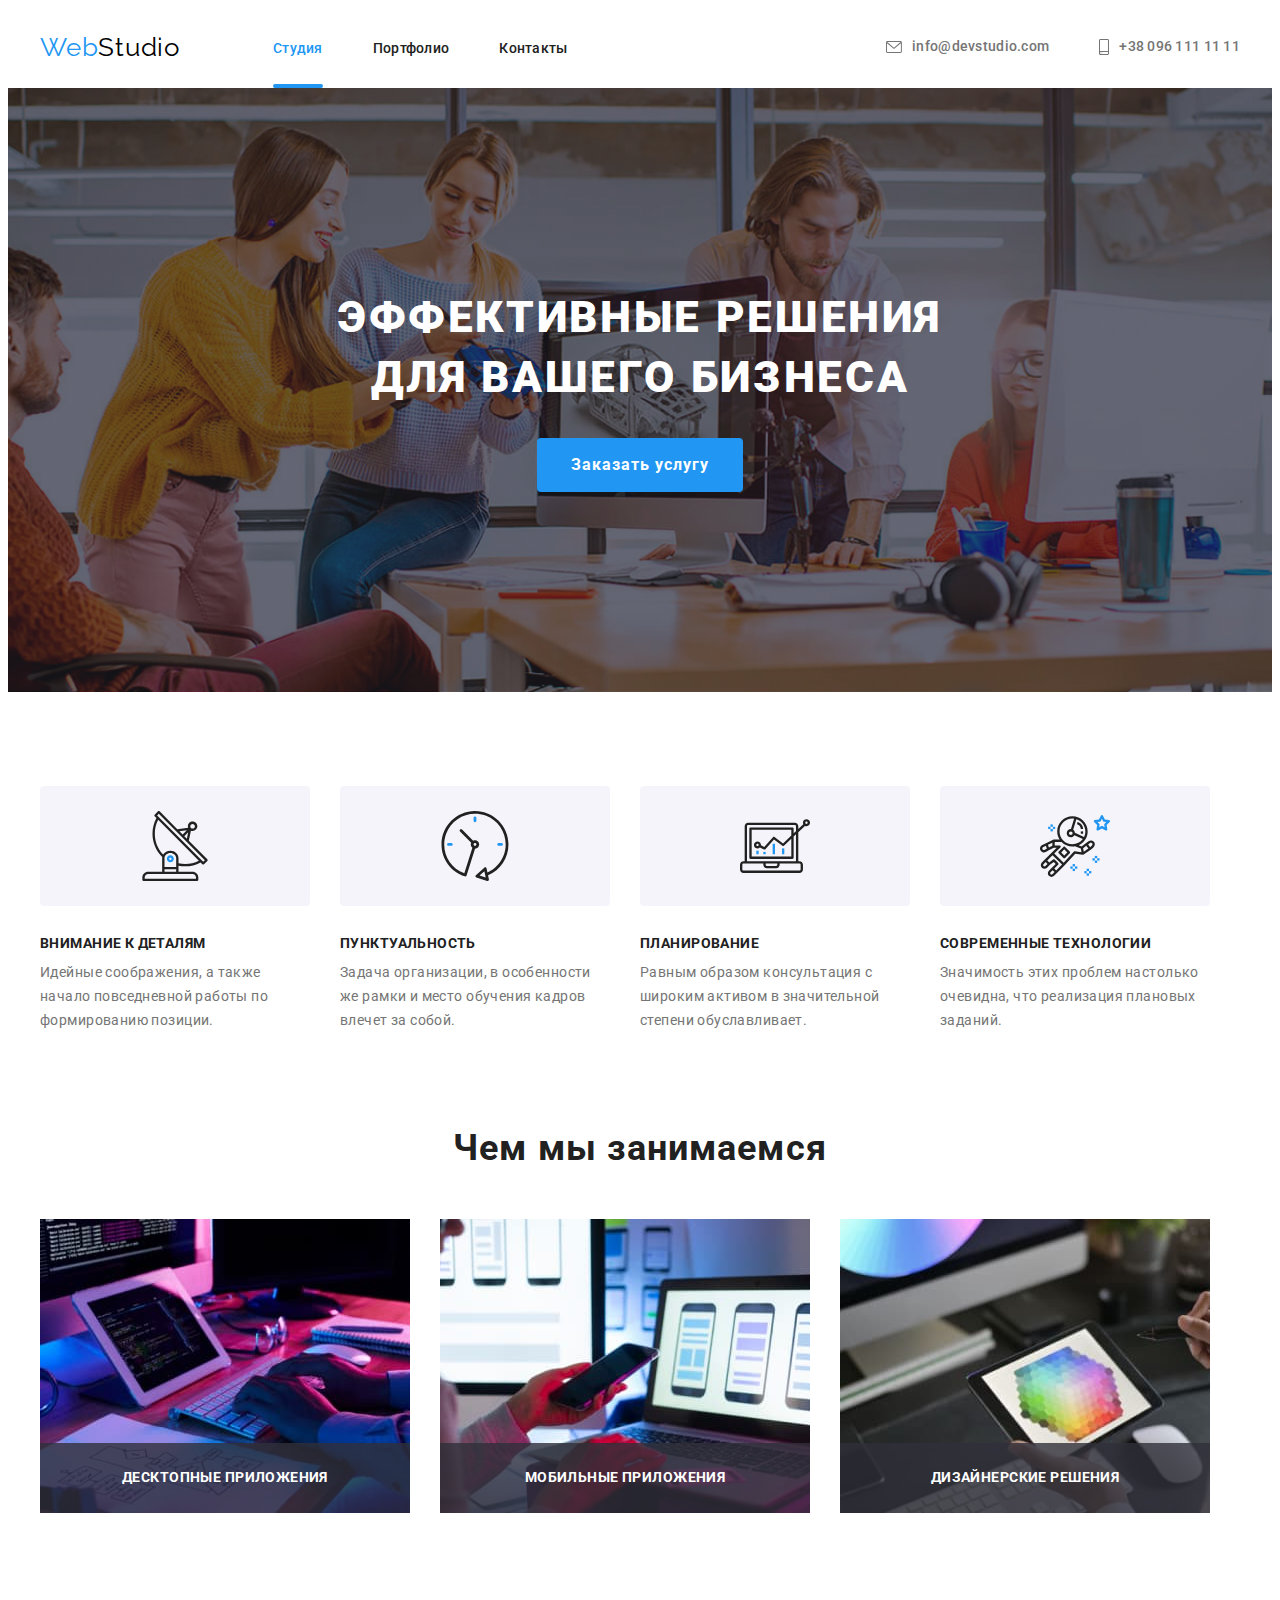
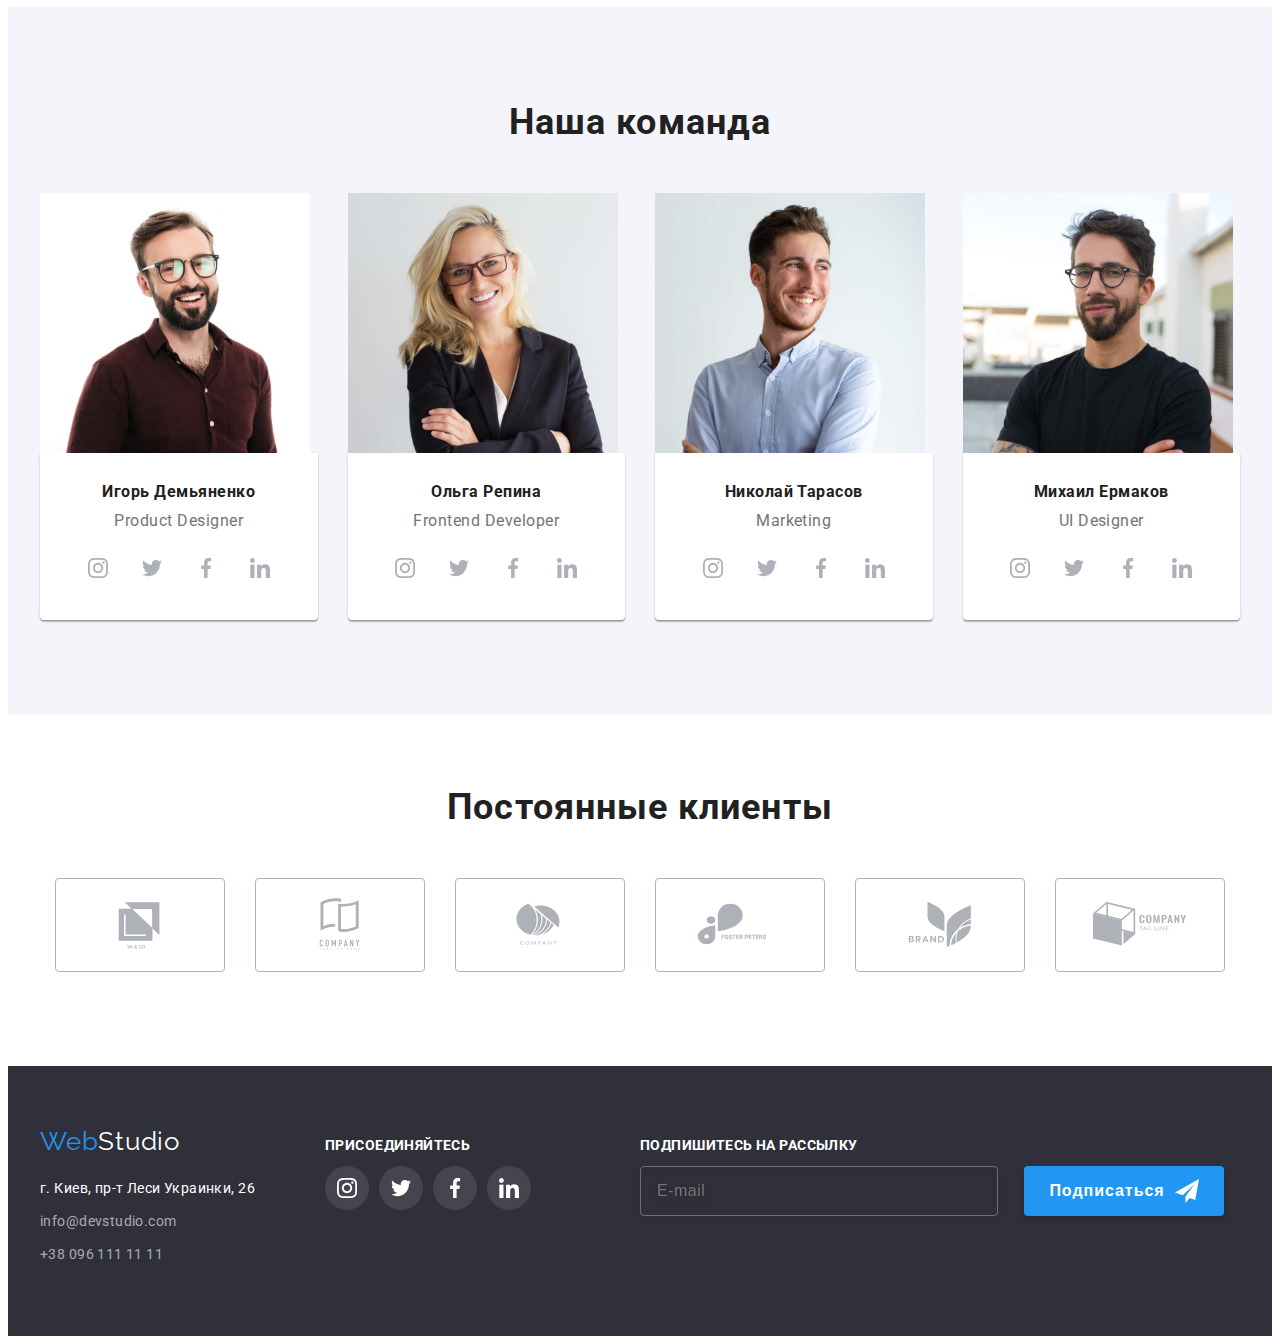
<file: index.html>
<!DOCTYPE html>
<html lang="ru">
  <head>
    <meta charset="UTF-8" />
    <meta name="viewport" content="width=device-width, initial-scale=1.0" />
    <meta http-equiv="X-UA-Compatible" content="ie=edge" />
    <title>Document</title>
    <link rel="preconnect" href="https://fonts.googleapis.com" />
    <link rel="preconnect" href="https://fonts.gstatic.com" crossorigin />
    <link
      href="https://fonts.googleapis.com/css2?family=Raleway:wght@700&family=Roboto:wght@400;500;700;900&display=swap"
      rel="stylesheet"
    />
    <link
      rel="stylesheet"
      href="https://cdnjs.cloudflare.com/ajax/libs/modern-normalize/1.1.0/modern-normalize.min.css"
      integrity="sha512-wpPYUAdjBVSE4KJnH1VR1HeZfpl1ub8YT/NKx4PuQ5NmX2tKuGu6U/JRp5y+Y8XG2tV+wKQpNHVUX03MfMFn9Q=="
      crossorigin="anonymous"
      referrerpolicy="no-referrer"
    />

    <link rel="stylesheet" href="./css/main.css" />
  </head>

  <body>
    <!--Шапка сайта-->
    <header class="header">
      <div class="container header__container">
        <nav class="navigation">
          <a href="./index.html" class="logo">
            Web<span class="logo-blk">Studio</span>
          </a>
          <ul class="header-list list">
            <li class="header-list__item">
              <a href="./index.html" class="header-list__link current"
                >Студия</a
              >
            </li>
            <li class="header-list__item">
              <a href="./portfolio.html" class="header-list__link">Портфолио</a>
            </li>
            <li class="header-list__item">
              <a href="" class="header-list__link">Контакты</a>
            </li>
          </ul>
        </nav>
        <div class="header-connect">
          <ul class="header-list list">
            <li>
              <a href="mailto:info@devstudio.com" class="header-list__mail"
                ><svg class="header-list__icon" width="16" height="12">
                  <use href="./image/icons/contact.svg#icon-envelope"></use>
                </svg>
                info@devstudio.com</a
              >
            </li>
            <li>
              <a href="tel:+380961111111" class="header-list__tel"
                ><svg class="header-list__icon" width="10" height="16">
                  <use
                    href="./image/icons/contact.svg#icon-smartphone"
                  ></use></svg
                >+38 096 111 11 11</a
              >
            </li>
          </ul>
        </div>
      </div>
    </header>
    <main>
      <!--Герой-->
      <div>
        <section class="hero">
          <div class="container">
            <div class="hero-wrp">
              <h1 class="hero-wrp__title">
                Эффективные решения для вашего бизнеса
              </h1>
            </div>
            <button type="button" class="container__button" data-modal-open>
              Заказать услугу
            </button>
          </div>
        </section>
      </div>

      <!--Особенности-->

      <section class="features">
        <div class="container">
          <h2 class="visually-hidden">Особенности</h2>
          <ul class="features-list list">
            <li class="features-list__item">
              <div class="features-wrp">
                <svg class="features-wrp__icon" width="70" height="70">
                  <use href="./image/icons/FEATURES.svg#icon-antenna-1"></use>
                </svg>
              </div>
              <h3 class="features-list__subtitle">Внимание к деталям</h3>
              <p class="features-list__text">
                Идейные соображения, а также начало повседневной работы по
                формированию позиции.
              </p>
            </li>
            <li class="features-list__item">
              <div class="features-wrp">
                <svg class="features-wrp__icon" width="70" height="70">
                  <use href="./image/icons/FEATURES.svg#icon-clock-1"></use>
                </svg>
              </div>
              <h3 class="features-list__subtitle">Пунктуальность</h3>
              <p class="features-list__text">
                Задача организации, в особенности же рамки и место обучения
                кадров влечет за собой.
              </p>
            </li>
            <li class="features-list__item">
              <div class="features-wrp">
                <svg class="features-wrp__icon" width="70" height="70">
                  <use href="./image/icons/FEATURES.svg#icon-diagram-1"></use>
                </svg>
              </div>
              <h3 class="features-list__subtitle">Планирование</h3>
              <p class="features-list__text">
                Равным образом консультация с широким активом в значительной
                степени обуславливает.
              </p>
            </li>
            <li class="features-list__item">
              <div class="features-wrp">
                <svg class="features-wrp__icon" width="70" height="70">
                  <use href="./image/icons/FEATURES.svg#icon-astronaut-1"></use>
                </svg>
              </div>
              <h3 class="features-list__subtitle">Современные технологии</h3>
              <p class="features-list__text">
                Значимость этих проблем настолько очевидна, что реализация
                плановых заданий.
              </p>
            </li>
          </ul>
        </div>
      </section>

      <!--Чем мы занимаемся-->
      <section class="line">
        <div class="container">
          <h2 class="line-title">Чем мы занимаемся</h2>
          <ul class="line-list list">
            <li class="line-list__item">
              <img src="./image/box1.jpg" alt="работа с текстом" width="370" />
              <p class="line-list__text">Десктопные приложения</p>
            </li>
            <li class="line-list__item">
              <img src="./image/box2.jpg" alt="выбор дизайна" width="370" />
              <p class="line-list__text">Мобильные приложения</p>
            </li>
            <li class="line-list__item">
              <img src="./image/box3.jpg" alt="подбор цвета" width="370" />
              <p class="line-list__text">Дизайнерские решения</p>
            </li>
          </ul>
        </div>
      </section>
      <section class="about">
        <!--Команда ВебСтудио-->

        <div class="container">
          <h2 class="about-title">Наша команда</h2>
          <ul class="about-list list">
            <li class="about-list__item">
              <img
                src="./image/img-1.jpg"
                alt="фотография члена команды"
                width="270"
              />
              <div class="about-list__content about-frame">
                <h3 class="about-list__subtitle">Игорь Демьяненко</h3>
                <p class="about-list__text">Product Designer</p>
                <ul class="socials list">
                  <li class="socials__item">
                    <a href="" class="socials__link">
                      <svg class="socials__icon" width="20" height="20">
                        <use
                          href="./image/icons/socials.svg#icon-instagram-2"
                        ></use>
                      </svg>
                    </a>
                  </li>
                  <li class="socials__item">
                    <a href="" class="socials__link"
                      ><svg class="socials__icon" width="20" height="20">
                        <use
                          href="./image/icons/socials.svg#icon-twitter-1"
                        ></use></svg
                    ></a>
                  </li>
                  <li class="socials__item">
                    <a href="" class="socials__link">
                      <svg class="socials__icon" width="20" height="20">
                        <use
                          href="./image/icons/socials.svg#icon-facebook-1"
                        ></use>
                      </svg>
                    </a>
                  </li>
                  <li class="socials__item">
                    <a href="" class="socials__link">
                      <svg class="socials__icon" width="20" height="20">
                        <use
                          href="./image/icons/socials.svg#icon-linkedin-1"
                        ></use>
                      </svg>
                    </a>
                  </li>
                </ul>
              </div>
            </li>

            <li class="about-list__item">
              <img
                src="./image/img-2.jpg"
                alt="фотография члена команды"
                width="270"
              />
              <div class="about-list__content about-frame">
                <h3 class="about-list__subtitle">Ольга Репина</h3>
                <p class="about-list__text">Frontend Developer</p>
                <ul class="socials list">
                  <li class="socials__item">
                    <a href="" class="socials__link">
                      <svg class="socials__icon" width="20" height="20">
                        <use
                          href="./image/icons/socials.svg#icon-instagram-2"
                        ></use>
                      </svg>
                    </a>
                  </li>
                  <li class="socials__item">
                    <a href="" class="socials__link"
                      ><svg class="socials__icon" width="20" height="20">
                        <use
                          href="./image/icons/socials.svg#icon-twitter-1"
                        ></use></svg
                    ></a>
                  </li>
                  <li class="socials__item">
                    <a href="" class="socials__link">
                      <svg class="socials__icon" width="20" height="20">
                        <use
                          href="./image/icons/socials.svg#icon-facebook-1"
                        ></use>
                      </svg>
                    </a>
                  </li>
                  <li class="socials__item">
                    <a href="" class="socials__link">
                      <svg class="socials__icon" width="20" height="20">
                        <use
                          href="./image/icons/socials.svg#icon-linkedin-1"
                        ></use>
                      </svg>
                    </a>
                  </li>
                </ul>
              </div>
            </li>
            <li class="about-list__item">
              <img
                src="./image/img-3.jpg"
                alt="фотография члена команды"
                width="270"
              />
              <div class="about-list__content about-frame">
                <h3 class="about-list__subtitle">Николай Тарасов</h3>
                <p class="about-list__text">Marketing</p>
                <ul class="socials list">
                  <li class="socials__item">
                    <a href="" class="socials__link">
                      <svg class="socials__icon" width="20" height="20">
                        <use
                          href="./image/icons/socials.svg#icon-instagram-2"
                        ></use>
                      </svg>
                    </a>
                  </li>
                  <li class="socials__item">
                    <a href="" class="socials__link"
                      ><svg class="socials__icon" width="20" height="20">
                        <use
                          href="./image/icons/socials.svg#icon-twitter-1"
                        ></use></svg
                    ></a>
                  </li>
                  <li class="socials__item">
                    <a href="" class="socials__link">
                      <svg class="socials__icon" width="20" height="20">
                        <use
                          href="./image/icons/socials.svg#icon-facebook-1"
                        ></use>
                      </svg>
                    </a>
                  </li>
                  <li class="socials__item">
                    <a href="" class="socials__link">
                      <svg class="socials__icon" width="20" height="20">
                        <use
                          href="./image/icons/socials.svg#icon-linkedin-1"
                        ></use>
                      </svg>
                    </a>
                  </li>
                </ul>
              </div>
            </li>
            <li class="about-list__item">
              <img
                src="./image/img-4.jpg"
                alt="фотография члена команды"
                width="270"
              />
              <div class="about-list__content about-frame">
                <h3 class="about-list__subtitle">Михаил Ермаков</h3>
                <p class="about-list__text">UI Designer</p>
                <ul class="socials list">
                  <li class="socials__item">
                    <a href="" class="socials__link">
                      <svg class="socials__icon" width="20" height="20">
                        <use
                          href="./image/icons/socials.svg#icon-instagram-2"
                        ></use>
                      </svg>
                    </a>
                  </li>
                  <li class="socials__item">
                    <a href="" class="socials__link"
                      ><svg class="socials__icon" width="20" height="20">
                        <use
                          href="./image/icons/socials.svg#icon-twitter-1"
                        ></use></svg
                    ></a>
                  </li>
                  <li class="socials__item">
                    <a href="" class="socials__link">
                      <svg class="socials__icon" width="20" height="20">
                        <use
                          href="./image/icons/socials.svg#icon-facebook-1"
                        ></use>
                      </svg>
                    </a>
                  </li>
                  <li class="socials__item">
                    <a href="" class="socials__link">
                      <svg class="socials__icon" width="20" height="20">
                        <use
                          href="./image/icons/socials.svg#icon-linkedin-1"
                        ></use>
                      </svg>
                    </a>
                  </li>
                </ul>
              </div>
            </li>
          </ul>
        </div>
      </section>

      <!--Постоянные клиенты-->

      <section class="clients">
        <div class="container">
          <h2 class="clients-title">Постоянные клиенты</h2>
          <ul class="clients-list list">
            <li class="clients-list__item">
              <a href="" class="clients-link">
                <svg class="clients-list__icon" width="106" height="60">
                  <use href="./image/icons/clients.svg#icon-Logo-1"></use></svg
              ></a>
            </li>
            <li class="clients-list__item">
              <a href="" class="clients-link"
                ><svg class="clients-list__icon" width="106" height="60">
                  <use href="./image/icons/clients.svg#icon-Logo-2"></use>
                </svg>
              </a>
            </li>
            <li class="clients-list__item">
              <a href="" class="clients-link">
                <svg class="clients-list__icon" width="106" height="60">
                  <use href="./image/icons/clients.svg#icon-Logo-3"></use></svg
              ></a>
            </li>
            <li class="clients-list__item">
              <a href="" class="clients-link">
                <svg class="clients-list__icon" width="106" height="60">
                  <use href="./image/icons/clients.svg#icon-Logo-4"></use></svg
              ></a>
            </li>
            <li class="clients-list__item">
              <a href="" class="clients-link">
                <svg class="clients-list__icon" width="106" height="60">
                  <use href="./image/icons/clients.svg#icon-Logo-5"></use></svg
              ></a>
            </li>
            <li class="clients-list__item">
              <a href="" class="clients-link">
                <svg class="clients-list__icon" width="106" height="60">
                  <use href="./image/icons/clients.svg#icon-Logo-6"></use></svg
              ></a>
            </li>
          </ul>
        </div>
      </section>
    </main>

    <!-- Футер -->
    <footer>
      <div class="container footer-cont">
        <div class="footer-contacts">
          <div class="container-logo">
            <a href="./index.html" class="container-logo__footer-logo">
              Web<span class="logo-wht">Studio</span>
            </a>
          </div>
          <address>
            <ul class="address-list list">
              <li class="address-list__item">
                <a
                  href="https://goo.gl/maps/s7FZJ9aVDDxHXywv8"
                  class="address-list__adr"
                  target="_blank"
                  >г. Киев, пр-т Леси Украинки, 26</a
                >
              </li>
              <li class="address-list__item">
                <a href="mailto:info@devstudio.com" class="address-list__mail"
                  >info@devstudio.com</a
                >
              </li>
              <li class="address-list__item">
                <a href="tel:+380961111111" class="address-list__tel"
                  >+38 096 111 11 11</a
                >
              </li>
            </ul>
          </address>
        </div>
        <div class="footer-networks">
          <p class="footer-networks__text">присоединяйтесь</p>
          <ul class="networks-list list">
            <li class="networks-list__item">
              <a href="" class="networks-list__link">
                <svg class="networks-list__icon" width="20" height="20">
                  <use href="./image/icons/socials.svg#icon-instagram-2"></use>
                </svg>
              </a>
            </li>
            <li class="networks-list__item">
              <a href="" class="networks-list__link">
                <svg class="networks-list__icon" width="20" height="20">
                  <use href="./image/icons/socials.svg#icon-twitter-1"></use>
                </svg>
              </a>
            </li>
            <li class="networks-list__item">
              <a href="" class="networks-list__link">
                <svg class="networks-list__icon" width="20" height="20">
                  <use href="./image/icons/socials.svg#icon-facebook-1"></use>
                </svg>
              </a>
            </li>
            <li class="networks-list__item">
              <a href="" class="networks-list__link">
                <svg class="networks-list__icon" width="20" height="20">
                  <use href="./image/icons/socials.svg#icon-linkedin-1"></use>
                </svg>
              </a>
            </li>
          </ul>
        </div>
        <div class="footer-subscribe">
          <p class="footer-subscribe__text">Подпишитесь на рассылку</p>
          <form class="footer-form">
            <div class="footer-form__wrp">
              <input
                type="email"
                class="footer-form__email"
                name="right-side-email"
                placeholder="E-mail"
              />
              <button type="submit" class="footer-btn">
                Подписаться
                <svg class="footer-btn__icon" width="24" height="24">
                  <use href="image/icons/contact.svg#icon-icon-send"></use>
                </svg>
              </button>
            </div>
          </form>
        </div>
      </div>
    </footer>
    <div class="backdrop is-hidden" data-modal>
      <div class="modal">
        <button type="button" class="modal__close-btn" data-modal-close>
          <svg class="modal__close-icon" width="18" height="18">
            <use href="./image/icons/contact.svg#icon-modal-close"></use>
          </svg>
        </button>
        <p class="modal__title">Оставьте свои данные, мы вам перезвоним</p>
        <form class="modal-form">
          <div class="form-field">
            <label for="user-name" class="form-field__label">Имя</label>
            <div class="form-field__inpup-wrp">
              <input
                type="text"
                name="user-name"
                class="form-field__input"
                id="user-name"
              />
              <svg class="form-field__icon" width="18" height="18">
                <use
                  href="./image/icons/contact.svg#icon-person-black-18dp-1"
                ></use>
              </svg>
            </div>
          </div>
          <div class="form-field">
            <label for="user-tel" class="form-field__label">Телефон</label>
            <div class="form-field__inpup-wrp">
              <input
                type="tel"
                name="user-tel"
                class="form-field__input"
                id="user-tel"
              />
              <svg class="form-field__icon" width="18" height="18">
                <use
                  href="./image/icons/contact.svg#icon-phone-black-18dp-1"
                ></use>
              </svg>
            </div>
          </div>
          <div class="form-field">
            <label for="user-email" class="form-field__label">Почта</label>
            <div class="form-field__inpup-wrp">
              <input
                type="email"
                name="user-email"
                class="form-field__input"
                id="user-email"
              />
              <svg class="form-field__icon" width="18" height="18">
                <use
                  href="./image/icons/contact.svg#icon-email-black-18dp-1"
                ></use>
              </svg>
            </div>
          </div>
          <div class="form-textarea">
            <label for="user-text" class="form-textarea__label"
              >Комментарий</label
            >
            <textarea
              name="user-text"
              id="user-text"
              class="form-textarea__text"
              placeholder="Введите текст"
            ></textarea>
          </div>
          <div class="form-checkbox">
            <input
              type="checkbox"
              class="form-checkbox__check visually-hidden"
              name="modal-check"
              id="modal-check"
            />
            <label for="modal-check" class="form-checkbox__text"
              >Соглашаюсь с рассылкой и принимаю
              <a href="">
                <span class="form-checkbox__contract">Условия договора</span>
              </a>
            </label>
          </div>
          <button type="submit" class="modal-btn">Отправить</button>
        </form>
      </div>
    </div>
    <script>
      (() => {
        const refs = {
          openModalBtn: document.querySelector('[data-modal-open]'),
          closeModalBtn: document.querySelector('[data-modal-close]'),
          modal: document.querySelector('[data-modal]'),
        };

        refs.openModalBtn.addEventListener('click', toggleModal);
        refs.closeModalBtn.addEventListener('click', toggleModal);

        function toggleModal() {
          refs.modal.classList.toggle('is-hidden');
        }
      })();
    </script>
  </body>
</html>
</file>
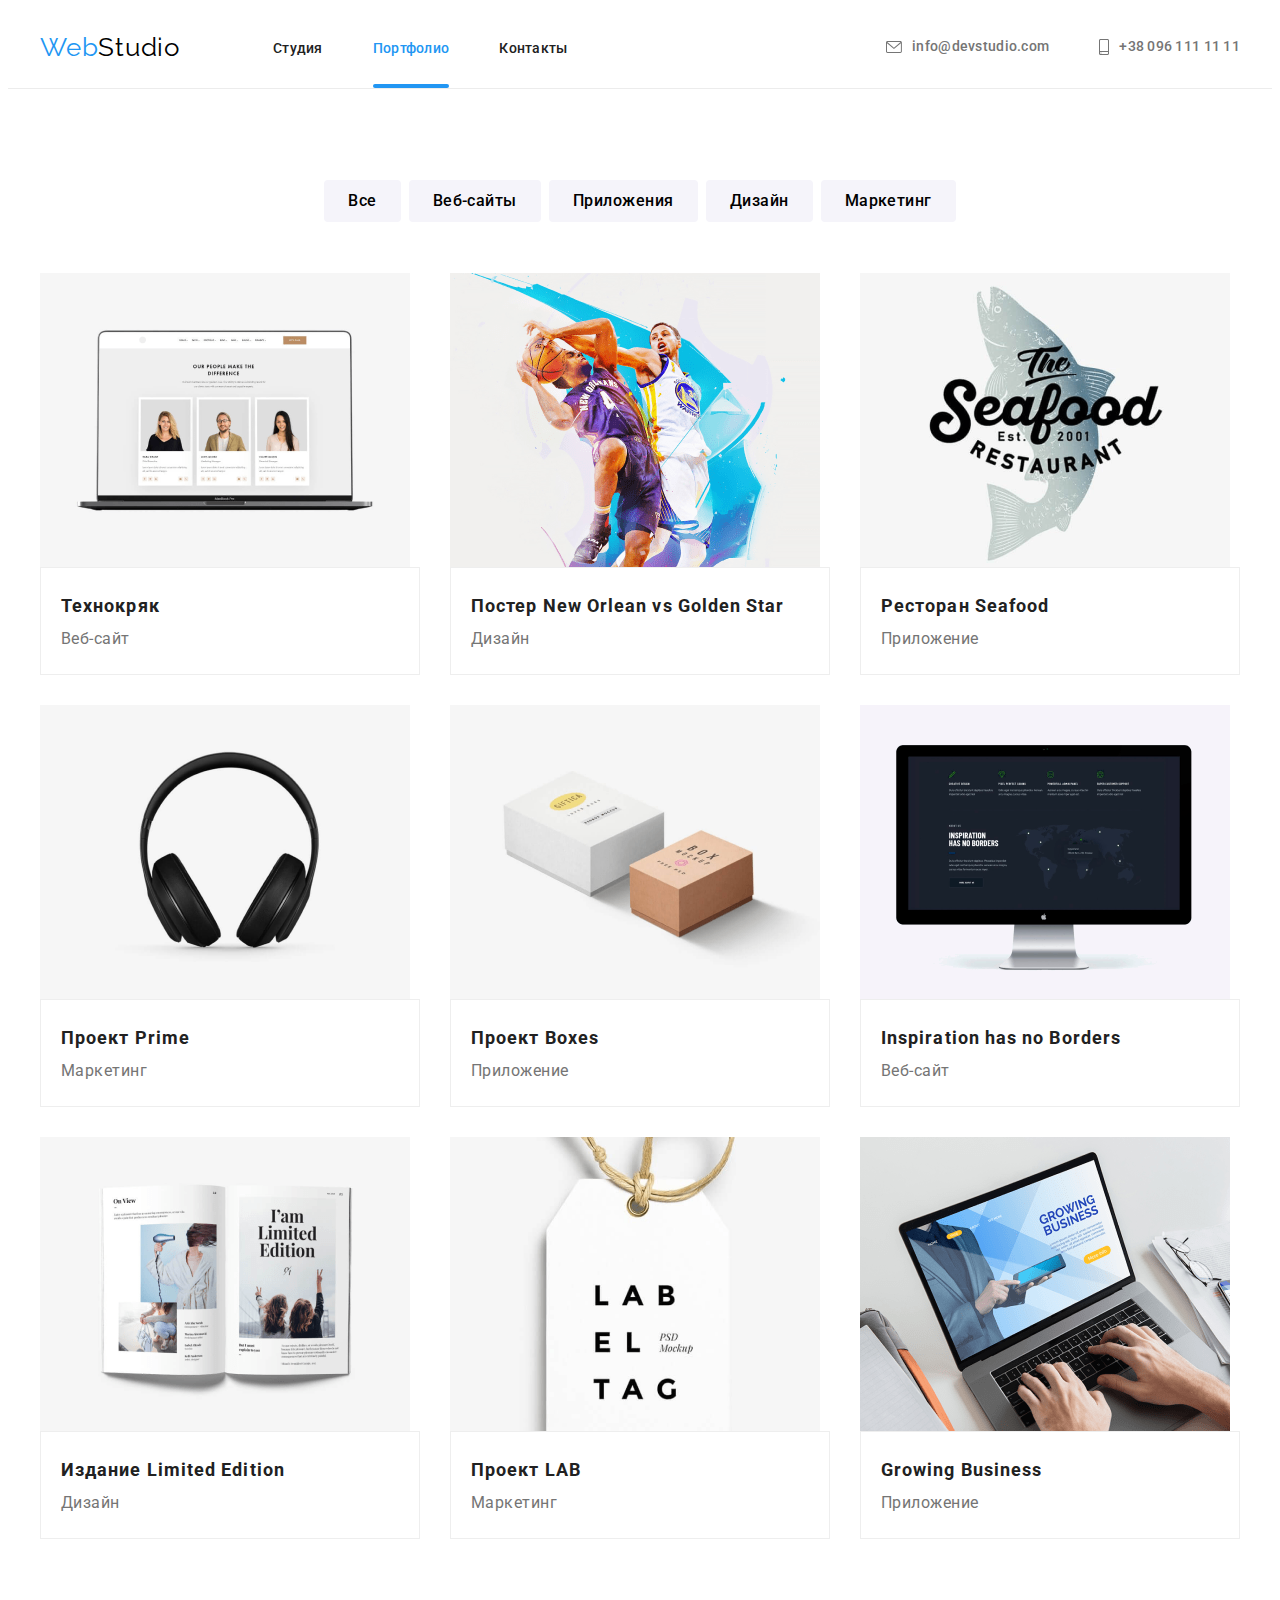
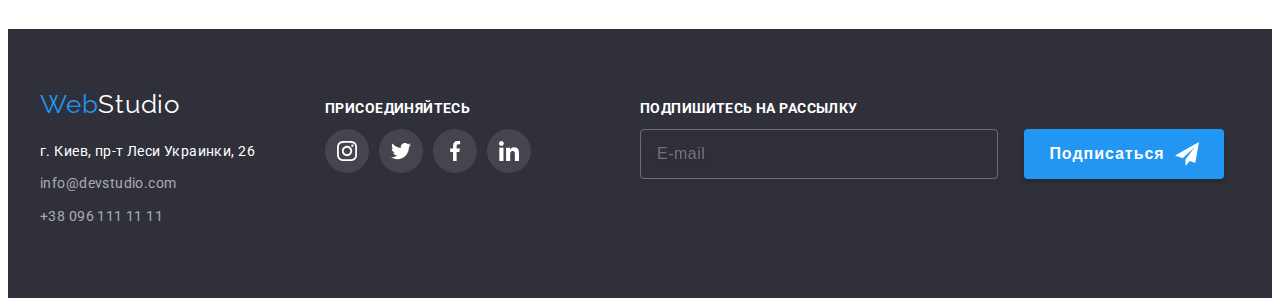
<file: portfolio.html>
<!DOCTYPE html>
<html lang="en">
  <head>
    <meta charset="UTF-8" />
    <meta http-equiv="X-UA-Compatible" content="IE=edge" />
    <meta name="viewport" content="width=device-width, initial-scale=1.0" />
    <title>Document</title>
    <link rel="preconnect" href="https://fonts.googleapis.com" />
    <link rel="preconnect" href="https://fonts.gstatic.com" crossorigin />
    <link
      href="https://fonts.googleapis.com/css2?family=Raleway:wght@700&family=Roboto:wght@400;500;700;900&display=swap"
      rel="stylesheet"
    />
    <link
      rel="stylesheet"
      href="https://cdnjs.cloudflare.com/ajax/libs/modern-normalize/1.1.0/modern-normalize.min.css"
      integrity="sha512-wpPYUAdjBVSE4KJnH1VR1HeZfpl1ub8YT/NKx4PuQ5NmX2tKuGu6U/JRp5y+Y8XG2tV+wKQpNHVUX03MfMFn9Q=="
      crossorigin="anonymous"
      referrerpolicy="no-referrer"
    />

    <link rel="stylesheet" href="./css/main.css" />
  </head>
  <body>
    <!--Шапка сайта-->
    <header class="header box">
      <div class="container header__container">
        <nav class="navigation">
          <a href="./index.html" class="logo">
            Web<span class="logo-blk">Studio</span>
          </a>
          <ul class="header-list list">
            <li class="header-list__item">
              <a href="./index.html" class="header-list__link">Студия</a>
            </li>
            <li class="header-list__item">
              <a href="" class="header-list__link current">Портфолио</a>
            </li>
            <li class="header-list__item">
              <a href="" class="header-list__link">Контакты</a>
            </li>
          </ul>
        </nav>
        <div class="header-connect">
          <ul class="header-list list">
            <li>
              <a href="mailto:info@devstudio.com" class="header-list__mail"
                ><svg class="header-list__icon" width="16" height="12">
                  <use href="./image/icons/contact.svg#icon-envelope"></use>
                </svg>
                info@devstudio.com</a
              >
            </li>
            <li>
              <a href="tel:+380961111111" class="header-list__tel"
                ><svg class="header-list__icon" width="10" height="16">
                  <use
                    href="./image/icons/contact.svg#icon-smartphone"
                  ></use></svg
                >+38 096 111 11 11</a
              >
            </li>
          </ul>
        </div>
      </div>
    </header>
    <main>
      <!--Портфолио-->
      <section class="portfolio">
        <div class="container">
          <h1 class="visually-hidden">Наши возможности для Вас</h1>
          <h2 class="visually-hidden">Примеры работ</h2>
          <div class="buttons-container">
            <ul class="buttons-list list">
              <li class="buttons-list__item">
                <button type="button" class="buttons-list__btn">Все</button>
              </li>
              <li class="buttons-list__item">
                <button type="button" class="buttons-list__btn">
                  Веб-сайты
                </button>
              </li>
              <li class="buttons-list__item">
                <button type="button" class="buttons-list__btn">
                  Приложения
                </button>
              </li>
              <li class="buttons-list__item">
                <button type="button" class="buttons-list__btn">Дизайн</button>
              </li>
              <li class="buttons-list__item">
                <button type="button" class="buttons-list__btn">
                  Маркетинг
                </button>
              </li>
            </ul>
          </div>

          <ul class="portfolio-list list">
            <li class="portfolio-list__item">
              <div class="portfolio-product">
                <img
                  class="portfolio-product__image"
                  src="./image/portfolio1-min.png"
                  width="370"
                  alt="лептоп с изображением веб-сайта на мониторе"
                />
                <p class="portfolio-product__text">
                  Технокряк это современная площадка распространения
                  коронавируса. Компании используют эту платформу для цифрового
                  шпионажа и атак на защищённые сервера конкурентов.
                </p>
              </div>
              <div class="product-content frame">
                <h3 class="product-content__subtitle">Технокряк</h3>
                <p class="product-content__text">Веб-сайт</p>
              </div>
            </li>
            <li class="portfolio-list__item">
              <div class="portfolio-product">
                <img
                  class="portfolio-product__image"
                  src="./image/portfolio2-min.png"
                  width="370"
                  alt="постер баскетболього матча"
                />
                <p class="portfolio-product__text">
                  Технокряк это современная площадка распространения
                  коронавируса. Компании используют эту платформу для цифрового
                  шпионажа и атак на защищённые сервера конкурентов.
                </p>
              </div>
              <div class="product-content frame">
                <h3 class="product-content__subtitle">
                  Постер New Orlean vs Golden Star
                </h3>
                <p class="product-content__text">Дизайн</p>
              </div>
            </li>
            <li class="portfolio-list__item">
              <div class="portfolio-product">
                <img
                  class="portfolio-product__image"
                  src="./image/portfolio3-min.png"
                  width="370"
                  alt="логотип ресторана Seafood"
                />
                <p class="portfolio-product__text">
                  Технокряк это современная площадка распространения
                  коронавируса. Компании используют эту платформу для цифрового
                  шпионажа и атак на защищённые сервера конкурентов.
                </p>
              </div>
              <div class="product-content frame">
                <h3 class="product-content__subtitle">Ресторан Seafood</h3>
                <p class="product-content__text">Приложение</p>
              </div>
            </li>
            <li class="portfolio-list__item">
              <div class="portfolio-product">
                <img
                  class="portfolio-product__image"
                  src="./image/portfolio4-min.png"
                  width="370"
                  alt="полноразмерные черные наушники"
                />
                <p class="portfolio-product__text">
                  Технокряк это современная площадка распространения
                  коронавируса. Компании используют эту платформу для цифрового
                  шпионажа и атак на защищённые сервера конкурентов.
                </p>
              </div>
              <div class="product-content frame">
                <h3 class="product-content__subtitle">Проект Prime</h3>
                <p class="product-content__text">Маркетинг</p>
              </div>
            </li>
            <li class="portfolio-list__item">
              <div class="portfolio-product">
                <img
                  class="portfolio-product__image"
                  src="./image/portfolio5-min.png"
                  width="370"
                  alt="две коробки"
                />
                <p class="portfolio-product__text">
                  Технокряк это современная площадка распространения
                  коронавируса. Компании используют эту платформу для цифрового
                  шпионажа и атак на защищённые сервера конкурентов.
                </p>
              </div>
              <div class="product-content frame">
                <h3 class="product-content__subtitle">Проект Boxes</h3>
                <p class="product-content__text">Приложение</p>
              </div>
            </li>
            <li class="portfolio-list__item">
              <div class="portfolio-product">
                <img
                  class="portfolio-product__image"
                  src="./image/portfolio6-min.png"
                  width="370"
                  alt="монитор десктопа с изображением веб-сайта"
                />
                <p class="portfolio-product__text">
                  Технокряк это современная площадка распространения
                  коронавируса. Компании используют эту платформу для цифрового
                  шпионажа и атак на защищённые сервера конкурентов.
                </p>
              </div>
              <div class="product-content frame">
                <h3 class="product-content__subtitle">
                  Inspiration has no Borders
                </h3>
                <p class="product-content__text">Веб-сайт</p>
              </div>
            </li>
            <li class="portfolio-list__item">
              <div class="portfolio-product">
                <img
                  class="portfolio-product__image"
                  src="./image/portfolio7-min.png"
                  width="370"
                  alt="раскрытая книга"
                />
                <p class="portfolio-product__text">
                  Технокряк это современная площадка распространения
                  коронавируса. Компании используют эту платформу для цифрового
                  шпионажа и атак на защищённые сервера конкурентов.
                </p>
              </div>
              <div class="product-content frame">
                <h3 class="product-content__subtitle">
                  Издание Limited Edition
                </h3>
                <p class="product-content__text">Дизайн</p>
              </div>
            </li>
            <li class="portfolio-list__item">
              <div class="portfolio-product">
                <img
                  class="portfolio-product__image"
                  src="./image/portfolio8-min.png"
                  width="370"
                  alt="бирка с лого компании"
                />
                <p class="portfolio-product__text">
                  Технокряк это современная площадка распространения
                  коронавируса. Компании используют эту платформу для цифрового
                  шпионажа и атак на защищённые сервера конкурентов.
                </p>
              </div>
              <div class="product-content frame">
                <h3 class="product-content__subtitle">Проект LAB</h3>
                <p class="product-content__text">Маркетинг</p>
              </div>
            </li>
            <li class="portfolio-list__item">
              <div class="portfolio-product">
                <img
                  class="portfolio-product__image"
                  src="./image/portfolio9-min.png"
                  width="370"
                  alt="руки человека на клавиатуре лептопа"
                />
                <p class="portfolio-product__text">
                  Технокряк это современная площадка распространения
                  коронавируса. Компании используют эту платформу для цифрового
                  шпионажа и атак на защищённые сервера конкурентов.
                </p>
              </div>
              <div class="product-content frame">
                <h3 class="product-content__subtitle">Growing Business</h3>
                <p class="product-content__text">Приложение</p>
              </div>
            </li>
          </ul>
        </div>
      </section>
    </main>

    <!-- Футер -->

    <footer>
      <div class="container footer-cont">
        <div class="footer-contacts">
          <div class="container-logo">
            <a href="./index.html" class="container-logo__footer-logo">
              Web<span class="logo-wht">Studio</span>
            </a>
          </div>
          <address>
            <ul class="address-list list">
              <li class="address-list__item">
                <a
                  href="https://goo.gl/maps/s7FZJ9aVDDxHXywv8"
                  class="address-list__adr"
                  target="_blank"
                  >г. Киев, пр-т Леси Украинки, 26</a
                >
              </li>
              <li class="address-list__item">
                <a href="mailto:info@devstudio.com" class="address-list__mail"
                  >info@devstudio.com</a
                >
              </li>
              <li class="address-list__item">
                <a href="tel:+380961111111" class="address-list__tel"
                  >+38 096 111 11 11</a
                >
              </li>
            </ul>
          </address>
        </div>
        <div class="footer-networks">
          <p class="footer-networks__text">присоединяйтесь</p>
          <ul class="networks-list list">
            <li class="networks-list__item">
              <a href="" class="networks-list__link">
                <svg class="networks-list__icon" width="20" height="20">
                  <use href="./image/icons/socials.svg#icon-instagram-2"></use>
                </svg>
              </a>
            </li>
            <li class="networks-list__item">
              <a href="" class="networks-list__link">
                <svg class="networks-list__icon" width="20" height="20">
                  <use href="./image/icons/socials.svg#icon-twitter-1"></use>
                </svg>
              </a>
            </li>
            <li class="networks-list__item">
              <a href="" class="networks-list__link">
                <svg class="networks-list__icon" width="20" height="20">
                  <use href="./image/icons/socials.svg#icon-facebook-1"></use>
                </svg>
              </a>
            </li>
            <li class="networks-list__item">
              <a href="" class="networks-list__link">
                <svg class="networks-list__icon" width="20" height="20">
                  <use href="./image/icons/socials.svg#icon-linkedin-1"></use>
                </svg>
              </a>
            </li>
          </ul>
        </div>
        <div class="footer-subscribe">
          <p class="footer-subscribe__text">Подпишитесь на рассылку</p>
          <form class="footer-form">
            <div class="footer-form__wrp">
              <input
                type="email"
                class="footer-form__email"
                name="right-side-email"
                placeholder="E-mail"
              />
              <button type="submit" class="footer-btn">
                Подписаться
                <svg class="footer-btn__icon" width="24" height="24">
                  <use href="image/icons/contact.svg#icon-icon-send"></use>
                </svg>
              </button>
            </div>
          </form>
        </div>
      </div>
    </footer>
  </body>
</html>
</file>
<file: css/main.css>
p,
h1,
h2,
h3,
h4,
h5,
h6 {
  margin: 0;
}

ul {
  margin: 0;
  padding: 0;
}

button {
  cursor: pointer;
}

body {
  font-family: Roboto, sans-serif;
  color: #212121;
}

main {
  color: #212121;
}

a {
  text-decoration: none;
}

img {
  display: block;
}

:root {
  --accent-color: #2196f3;
  --text-color: #757575;
}

.container {
  width: 1200px;
  padding-left: 15px;
  padding-right: 15px;
  margin: 0 auto;
}

.list {
  list-style: none;
}

.backdrop {
  width: 100vw;
  height: 100vh;
  background-color: rgba(0, 0, 0, 0.2);
  position: fixed;
  top: 0;
  opacity: 1;
  transition: opacity 250ms cubic-bezier(0.4, 0, 0.2, 1);
}

.backdrop.is-hidden .modal {
  transform: translate(-50%, -50%) scale(0.7);
}

/* ------- Modal ------ */
.modal {
  width: 528px;
  min-height: 581px;
  background: #ffffff;
  box-shadow: 0px 1px 3px rgba(0, 0, 0, 0.12), 0px 1px 1px rgba(0, 0, 0, 0.14), 0px 2px 1px rgba(0, 0, 0, 0.2);
  border-radius: 4px;
  position: absolute;
  top: 50%;
  left: 50%;
  transform: translate(-50%, -50%) scale(1);
  transition: transform 250ms cubic-bezier(0.4, 0, 0.2, 1);
  padding: 40px;
}

.modal__close-btn {
  width: 30px;
  height: 30px;
  border-radius: 50%;
  background-color: transparent;
  border: 1px solid rgba(0, 0, 0, 0.1);
  position: absolute;
  top: 8px;
  right: 8px;
  display: flex;
  align-items: center;
  justify-content: center;
  transition: fill 250ms cubic-bezier(0.4, 0, 0.2, 1);
}

.modal__close-btn:hover {
  fill: var(--accent-color);
}

.is-hidden {
  opacity: 0;
  pointer-events: none;
  visibility: hidden;
}

.modal__title {
  font-style: normal;
  font-weight: 700;
  font-size: 20px;
  line-height: 1.15;
  text-align: center;
  letter-spacing: 0.03em;
  color: #212121;
  margin-bottom: 12px;
}

.form-field__label,
.form-textarea__label {
  font-weight: normal;
  font-size: 12px;
  line-height: 1.16;
  letter-spacing: 0.01em;
  color: #757575;
}

.form-field__inpup-wrp {
  margin-top: 4px;
  position: relative;
}

.form-field {
  margin-bottom: 10px;
}

.form-field__input {
  width: 100%;
  height: 40px;
  border: 1px solid rgba(33, 33, 33, 0.2);
  box-sizing: border-box;
  border-radius: 4px;
  outline: none;
  padding-left: 40px;
  transition: border-color 250ms cubic-bezier(0.4, 0, 0.2, 1);
}

.form-field__input:hover, .form-field__input:focus {
  border-color: var(--accent-color);
}

.form-field__icon {
  position: absolute;
  left: 12px;
  top: 50%;
  transform: translateY(-50%);
  transition: fill 250ms cubic-bezier(0.4, 0, 0.2, 1);
}

.form-field__input:hover + .form-field__icon {
  fill: var(--accent-color);
}

.form-field__input:focus + .form-field__icon {
  fill: var(--accent-color);
}

.form-textarea__text {
  width: 100%;
  height: 120px;
  padding: 12px;
  border: 1px solid rgba(33, 33, 33, 0.2);
  box-sizing: border-box;
  border-radius: 4px;
  resize: none;
  margin-top: 4px;
}

.form-textarea__text::placeholder {
  font-weight: 400;
  font-size: 12px;
  line-height: 1.16s;
  letter-spacing: 0.01em;
  color: rgba(117, 117, 117, 0.5);
}

.form-checkbox__text,
.form-checkbox__contract {
  font-weight: 400;
  font-size: 14px;
  line-height: 1.71;
  letter-spacing: 0.03em;
  color: var(--text-color);
  display: flex;
  align-items: center;
}

.form-checkbox__text::before {
  content: '';
  width: 16px;
  height: 15px;
  border: 2px solid #212121;
  border-radius: 2px;
  display: block;
  margin-right: 7px;
}

.form-checkbox__check:checked + .form-checkbox__text::before {
  background-color: var(--accent-color);
  background-image: url(../image/icons/modal-icon.svg);
  background-repeat: no-repeat;
  background-position: center;
  border: none;
}

.form-checkbox__contract {
  color: var(--accent-color);
  text-decoration-line: underline;
  margin-left: 3px;
}

.form-checkbox {
  margin-top: 15px;
  margin-bottom: 25px;
}

.modal-btn {
  font-family: inherit;
  background: var(--accent-color);
  font-weight: 700;
  font-size: 16px;
  line-height: 1.87;
  letter-spacing: 0.06em;
  color: #ffffff;
  border-color: transparent;
  border-radius: 4px;
  box-shadow: 0px 4px 4px rgba(0, 0, 0, 0.15);
  display: block;
  margin: 0 auto;
  padding: 10px 55px;
}

.visually-hidden {
  position: absolute;
  white-space: nowrap;
  width: 1px;
  height: 1px;
  overflow: hidden;
  border: 0;
  padding: 0;
  clip: rect(0 0 0 0);
  clip-path: inset(50%);
  margin: -1px;
}

header {
  padding-top: 24px;
  padding-bottom: 25px;
  margin: 0 auto;
}

.header__container {
  display: flex;
  align-items: center;
}

.navigation {
  display: flex;
  align-items: center;
}

.header-list {
  display: flex;
  margin-left: auto;
}

.header-list__item + .header-list__item {
  margin-left: 50px;
}

.header-connect {
  margin-left: auto;
}

.header-list__link {
  font-weight: 500;
  font-size: 14px;
  line-height: 1.14;
  letter-spacing: 0.02em;
  color: #212121;
  transition: color 250ms cubic-bezier(0.4, 0, 0.2, 1);
}

.header-list__link:hover, .header-list__link:focus {
  color: var(--accent-color);
}

.header-link-active {
  color: var(--accent-color);
}

.header-list__icon {
  fill: var(--text-color);
  transition: fill 250ms cubic-bezier(0.4, 0, 0.2, 1);
}

.header-list__tel:hover .header-list__icon,
.header-list__tel:focus .header-list__icon {
  fill: var(--accent-color);
}

.header-list__icon {
  margin-right: 10px;
}

.header-list__mail:hover .header-list__icon,
.header-list__mail:focus .header-list__icon {
  fill: var(--accent-color);
}

.header-list__tel,
.header-list__mail {
  font-weight: 500;
  font-style: normal;
  font-size: 14px;
  line-height: 1.14;
  letter-spacing: 0.02em;
  color: var(--text-color);
  display: flex;
  align-items: center;
  transition: color 250ms cubic-bezier(0.4, 0, 0.2, 1);
}

.header-list__mail:hover,
.header-list__mail:focus {
  color: var(--accent-color);
}

.header-list__tel {
  margin-left: 50px;
}

.header-list__tel:hover, .header-list__tel:focus {
  color: var(--accent-color);
}

.current {
  color: var(--accent-color);
  position: relative;
}

.current::after {
  content: '';
  width: 100%;
  height: 4px;
  position: absolute;
  background-color: var(--accent-color);
  border-radius: 2px;
  left: 0;
  bottom: -32px;
}

.logo {
  font-family: Raleway, sans-serif;
  font-size: 26px;
  line-height: 1.19;
  letter-spacing: 0.03em;
  color: #2196f3;
  margin-right: 93px;
}

.logo-blk {
  color: #000000;
}

.logo-wht {
  color: #ffffff;
}

.hero {
  background: #2f303a;
  background-image: linear-gradient(rgba(47, 48, 58, 0.4), rgba(47, 48, 58, 0.4)), url(../image/hero-bg.jpg);
  background-repeat: no-repeat;
  background-position: center;
  background-size: cover;
  display: flex;
  padding-top: 200px;
  padding-bottom: 200px;
  text-align: center;
  align-items: center;
  max-width: 1600px;
  margin: 0 auto;
}

.hero-wrp {
  max-width: 696px;
  margin: 0 auto;
}

.hero-wrp__title {
  font-weight: 900;
  font-size: 44px;
  line-height: 1.36;
  letter-spacing: 0.06em;
  text-transform: uppercase;
  color: #ffffff;
  margin-bottom: 30px;
}

.container__button {
  font-family: inherit;
  background: var(--accent-color);
  font-weight: 700;
  font-size: 16px;
  line-height: 1.87;
  letter-spacing: 0.06em;
  color: #ffffff;
  border-color: transparent;
  border-radius: 4px;
  display: block;
  margin: 0 auto;
  padding: 10px 32px;
}

.features {
  padding-top: 94px;
  padding-bottom: 94px;
}

.features-list {
  display: flex;
}

.features-wrp {
  background-color: #f5f4fa;
  border-radius: 4px;
  display: flex;
  align-items: center;
  justify-content: center;
  padding-top: 25px;
  padding-bottom: 25px;
  margin-bottom: 30px;
}

.features-list__item {
  width: 270px;
}

.features-list__item + .features-list__item {
  margin-left: 30px;
}

.features-list__subtitle {
  font-size: 14px;
  line-height: 1.14;
  letter-spacing: 0.03em;
  text-transform: uppercase;
  margin-bottom: 10px;
}

.features-list__text {
  font-size: 14px;
  line-height: 1.71;
  letter-spacing: 0.03em;
  color: var(--text-color);
}

.line {
  padding-bottom: 94px;
}

.line-list {
  display: flex;
}

.line-title,
.about-title {
  font-size: 36px;
  line-height: 42px;
  text-align: center;
  letter-spacing: 0.03em;
  margin-bottom: 50px;
}

.line-list__item + .line-list__item {
  margin-left: 30px;
}

.line-list__item {
  width: 370px;
  position: relative;
}

.line-list__text {
  font-weight: 700;
  font-size: 14px;
  line-height: 1.14;
  text-align: center;
  letter-spacing: 0.03em;
  text-transform: uppercase;
  color: #ffffff;
  position: absolute;
  bottom: 0;
  left: 0;
  background-color: rgba(47, 48, 58, 0.8);
  width: 100%;
  padding-top: 27px;
  padding-bottom: 27px;
}

.about {
  background-color: #f5f4fa;
  padding-top: 94px;
  padding-bottom: 94px;
}

.about-list {
  display: flex;
  margin-left: -30px;
}

.about-frame {
  box-shadow: 0px 1px 3px rgba(0, 0, 0, 0.12), 0px 1px 1px rgba(0, 0, 0, 0.14), 0px 2px 1px rgba(0, 0, 0, 0.2);
  border-radius: 0px 0px 4px 4px;
}

.about-list__item {
  width: calc(100% / 3 - 30px);
  margin-left: 30px;
}

.about-list__content {
  background-color: #ffffff;
  padding-top: 30px;
  padding-bottom: 30px;
}

.about-list__subtitle {
  font-style: normal;
  font-size: 16px;
  line-height: 1.18;
  text-align: center;
  letter-spacing: 0.03em;
  margin-bottom: 10px;
}

.about-list__text,
.product-content__text {
  font-size: 16px;
  line-height: 1.18;
  text-align: center;
  letter-spacing: 0.03em;
  color: var(--text-color);
}

.about-list__text {
  display: block;
  margin-bottom: 15px;
}

.socials {
  display: flex;
  justify-content: center;
}

.socials__link {
  width: 44px;
  height: 44px;
  background-color: #ffffff;
  border-radius: 50%;
  display: flex;
  align-items: center;
  justify-content: center;
  transition-property: background-color;
  transition-duration: 250ms;
  transition-timing-function: cubic-bezier(0.4, 0, 0.2, 1);
}

.socials__link:hover, .socials__link:focus {
  background-color: var(--accent-color);
}

.socials__item + .socials__item {
  margin-left: 10px;
}

.socials__icon {
  fill: #afb1b8;
}

.socials__link:hover .socials__icon,
.socials__link:focus .socials__icon {
  fill: #ffffff;
}

.clients {
  padding-bottom: 94px;
  padding-top: 72px;
}

.clients-title {
  font-size: 36px;
  line-height: 42px;
  text-align: center;
  letter-spacing: 0.03em;
  margin-bottom: 50px;
}

.clients-list__item + .clients-list__item {
  margin-left: 30px;
}

.clients-list {
  display: flex;
  justify-content: center;
}

.clients-link {
  border: 1px solid #afb1b8;
  border-radius: 4px;
  padding: 16px 31px;
  color: #afb1b8;
  display: flex;
  align-items: center;
  justify-content: center;
  transition: color 250ms cubic-bezier(0.4, 0, 0.2, 1), border-color 250ms cubic-bezier(0.4, 0, 0.2, 1);
}

.clients-link:hover, .clients-link:focus {
  color: var(--accent-color);
  border-color: var(--accent-color);
}

.clients-list__icon {
  fill: currentColor;
}

footer {
  background-color: #2f303a;
  padding-bottom: 60px;
  padding-top: 60px;
  margin: 0 auto;
}

.footer-cont {
  display: flex;
  align-items: baseline;
}

.container-logo__footer-logo {
  font-family: Raleway, sans-serif;
  font-size: 26px;
  line-height: 1.19;
  letter-spacing: 0.03em;
  color: #2196f3;
}

.container-logo {
  margin-bottom: 20px;
}

.address-list__adr {
  font-style: normal;
  font-weight: 400;
  font-size: 14px;
  line-height: 1.71;
  letter-spacing: 0.03em;
  color: #ffffff;
  transition: color 250ms cubic-bezier(0.4, 0, 0.2, 1);
}

.address-list__adr:hover, .address-list__adr:focus {
  color: var(--accent-color);
}

.address-list__tel,
.address-list__mail {
  font-style: normal;
  font-weight: 400;
  font-size: 14px;
  line-height: 1.71;
  letter-spacing: 0.03em;
  color: rgba(255, 255, 255, 0.6);
  transition: color 250ms cubic-bezier(0.4, 0, 0.2, 1);
}

.address-list__tel:hover, .address-list__tel:focus,
.address-list__mail:hover,
.address-list__mail:focus {
  color: var(--accent-color);
}

.address-list__item {
  margin-bottom: 9px;
}

.footer-networks {
  width: 206px;
  margin-left: 70px;
}

.footer-networks__text,
.footer-subscribe__text {
  font-weight: bold;
  font-style: normal;
  font-size: 14px;
  line-height: 1.14px;
  letter-spacing: 0.03em;
  text-transform: uppercase;
  color: #ffffff;
  display: block;
  margin-bottom: 20px;
}

.networks-list {
  display: flex;
  justify-content: left;
}

.networks-list__link {
  width: 44px;
  height: 44px;
  background-color: rgba(255, 255, 255, 0.1);
  border-radius: 50%;
  display: flex;
  align-items: center;
  justify-content: center;
  transition-property: background-color;
  transition-duration: 250ms;
  transition-timing-function: cubic-bezier(0.4, 0, 0.2, 1);
}

.networks-list__link:hover, .networks-list__link:focus {
  background-color: var(--accent-color);
}

.networks-list__item {
  margin-right: 10px;
}

.networks-list__icon {
  fill: #ffffff;
}

.networks-list__link:hover .networks-list__icon {
  fill: #ffffff;
}

.footer-form__wrp {
  display: flex;
  justify-content: center;
}

.footer-subscribe {
  margin-left: auto;
  width: calc(100% / 2);
  padding-left: 15px;
}

.footer-form__email {
  width: 358px;
  height: 50px;
  font-weight: 400;
  font-size: 16px;
  line-height: 1.25;
  letter-spacing: 0.03em;
  color: rgba(255, 255, 255, 0.6);
  padding-left: 16px;
  border: 1px solid rgba(255, 255, 255, 0.3);
  box-sizing: border-box;
  filter: drop-shadow(0px 4px 4px rgba(0, 0, 0, 0.15));
  border-radius: 4px;
  background-color: transparent;
  outline: none;
  margin-right: 10px;
}

.footer-btn {
  width: 200px;
  height: 50px;
  background: var(--accent-color);
  font-weight: 700;
  font-size: 16px;
  line-height: 1.87;
  letter-spacing: 0.06em;
  color: #ffffff;
  border-color: transparent;
  border-radius: 4px;
  box-shadow: 0px 4px 4px rgba(0, 0, 0, 0.15);
  display: flex;
  align-items: center;
  justify-content: center;
  margin: 0 auto;
}

.footer-btn__icon {
  margin-left: 10px;
}

.buttons-list__btn {
  font-family: inherit;
  font-style: normal;
  font-weight: 500;
  font-size: 16px;
  line-height: 1.62;
  text-align: center;
  letter-spacing: 0.03em;
  background: #f5f4fa;
  border-radius: 4px;
  border-color: transparent;
  padding: 6px 22px;
  transition-property: background-color;
  transition-duration: 250ms;
  transition-timing-function: cubic-bezier(0.4, 0, 0.2, 1);
}

.buttons-list__btn:hover, .buttons-list__btn:focus {
  background-color: var(--accent-color);
  color: #ffffff;
  box-shadow: 0px 3px 1px rgba(0, 0, 0, 0.1), 0px 1px 2px rgba(0, 0, 0, 0.08), 0px 2px 2px rgba(0, 0, 0, 0.12);
}

.buttons-container {
  margin-bottom: 51px;
}

.buttons-list {
  display: flex;
  justify-content: center;
}

.buttons-list__item + .buttons-list__item {
  margin-left: 8px;
}

.box {
  border-bottom-width: 1px;
  border-bottom-style: solid;
  border-bottom-color: #ececec;
}

.portfolio {
  padding-top: 91px;
  padding-bottom: 90px;
}

.portfolio-product__image {
  display: block;
  max-width: 100%;
  height: auto;
}

.frame {
  border: 1px solid #eeeeee;
}

.portfolio-list {
  display: flex;
  margin-left: -30px;
  flex-wrap: wrap;
}

.product-content {
  padding: 20px;
}

.portfolio-list__item {
  background: #ffffff;
  width: calc(100% / 3 - 30px);
  margin-left: 30px;
  position: relative;
}

.portfolio-list__item:hover, .portfolio-list__item:focus {
  box-shadow: 0px 1px 1px rgba(0, 0, 0, 0.12), 0px 4px 4px rgba(0, 0, 0, 0.06), 1px 4px 6px rgba(0, 0, 0, 0.16);
}

.portfolio-product {
  position: relative;
  overflow: hidden;
}

.portfolio-product__text {
  position: absolute;
  top: 0;
  left: 0;
  font-weight: 400;
  font-size: 18px;
  line-height: 1.56;
  letter-spacing: 0.03em;
  color: #ffffff;
  background: rgba(33, 150, 243, 0.9);
  padding: 63px 24px;
  height: 100%;
  transform: translateY(101%);
  transition: transform 250ms cubic-bezier(0.4, 0, 0.2, 1);
}

.portfolio-list__item:hover .portfolio-product__text {
  transform: translateY(0);
}

.portfolio-list__item:nth-last-child(n + 4) {
  margin-bottom: 30px;
}

.product-content__subtitle {
  font-size: 18px;
  line-height: 2;
  letter-spacing: 0.06em;
}

.product-content__text {
  line-height: 1.87;
  text-align: left;
}
/*# sourceMappingURL=main.css.map */
</file>
